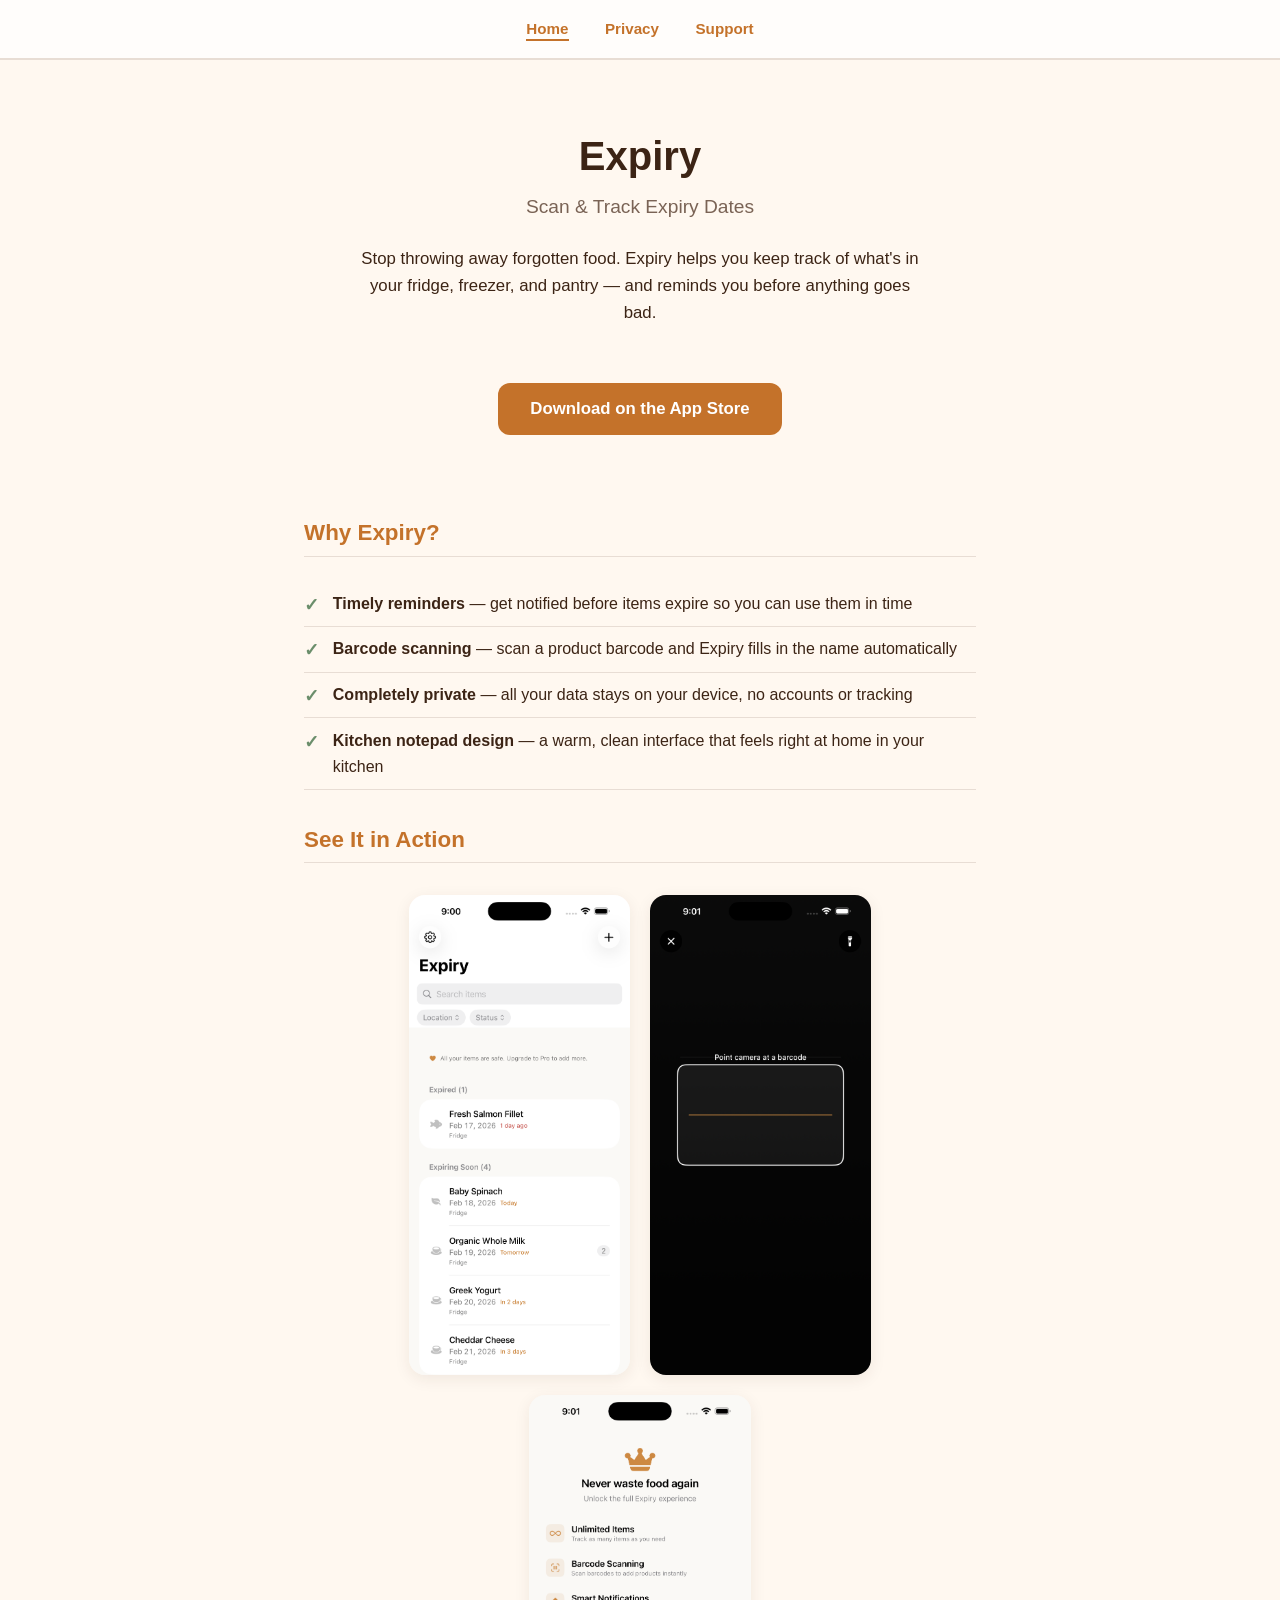
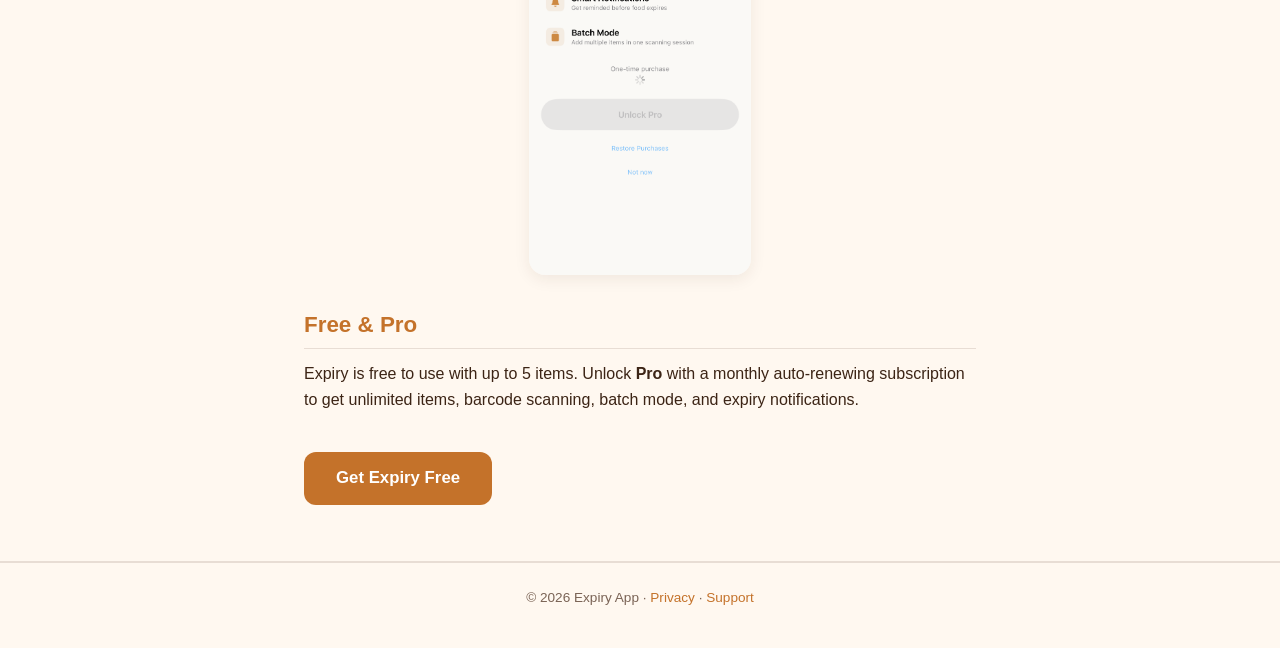
<file: index.html>
<!DOCTYPE html>
<html lang="en">
<head>
  <meta charset="UTF-8">
  <meta name="viewport" content="width=device-width, initial-scale=1.0">
  <title>Expiry - Food Tracker</title>
  <meta name="description" content="Track expiry dates, reduce food waste. Scan barcodes, get reminders before food expires. All data stays on your device.">
  <link rel="stylesheet" href="style.css">
</head>
<body>
  <nav>
    <a href="index.html" class="active">Home</a>
    <a href="privacy.html">Privacy</a>
    <a href="support.html">Support</a>
  </nav>

  <main>
    <section class="hero">
      <h1>Expiry</h1>
      <p class="tagline">Scan &amp; Track Expiry Dates</p>
      <p class="description">
        Stop throwing away forgotten food. Expiry helps you keep track of what's in your fridge, freezer, and pantry &mdash; and reminds you before anything goes bad.
      </p>
      <a href="#" class="app-store-link">Download on the App Store</a>
    </section>

    <section>
      <h2>Why Expiry?</h2>
      <ul class="features">
        <li><strong>Timely reminders</strong> &mdash; get notified before items expire so you can use them in time</li>
        <li><strong>Barcode scanning</strong> &mdash; scan a product barcode and Expiry fills in the name automatically</li>
        <li><strong>Completely private</strong> &mdash; all your data stays on your device, no accounts or tracking</li>
        <li><strong>Kitchen notepad design</strong> &mdash; a warm, clean interface that feels right at home in your kitchen</li>
      </ul>
    </section>

    <section>
      <h2>See It in Action</h2>
      <div class="screenshots">
        <img src="images/dashboard.png" alt="Expiry dashboard showing tracked food items organized by expiry date">
        <img src="images/scanning.png" alt="Barcode scanning screen for quick product entry">
        <img src="images/paywall.png" alt="Expiry Pro features including unlimited items and barcode scanning">
      </div>
    </section>

    <section>
      <h2>Free &amp; Pro</h2>
      <p>
        Expiry is free to use with up to 5 items. Unlock <strong>Pro</strong> with a monthly auto-renewing subscription to get unlimited items, barcode scanning, batch mode, and expiry notifications.
      </p>
      <a href="#" class="app-store-link">Get Expiry Free</a>
    </section>
  </main>

  <footer>
    <p>&copy; 2026 Expiry App &middot; <a href="privacy.html">Privacy</a> &middot; <a href="support.html">Support</a></p>
  </footer>
</body>
</html>
</file>
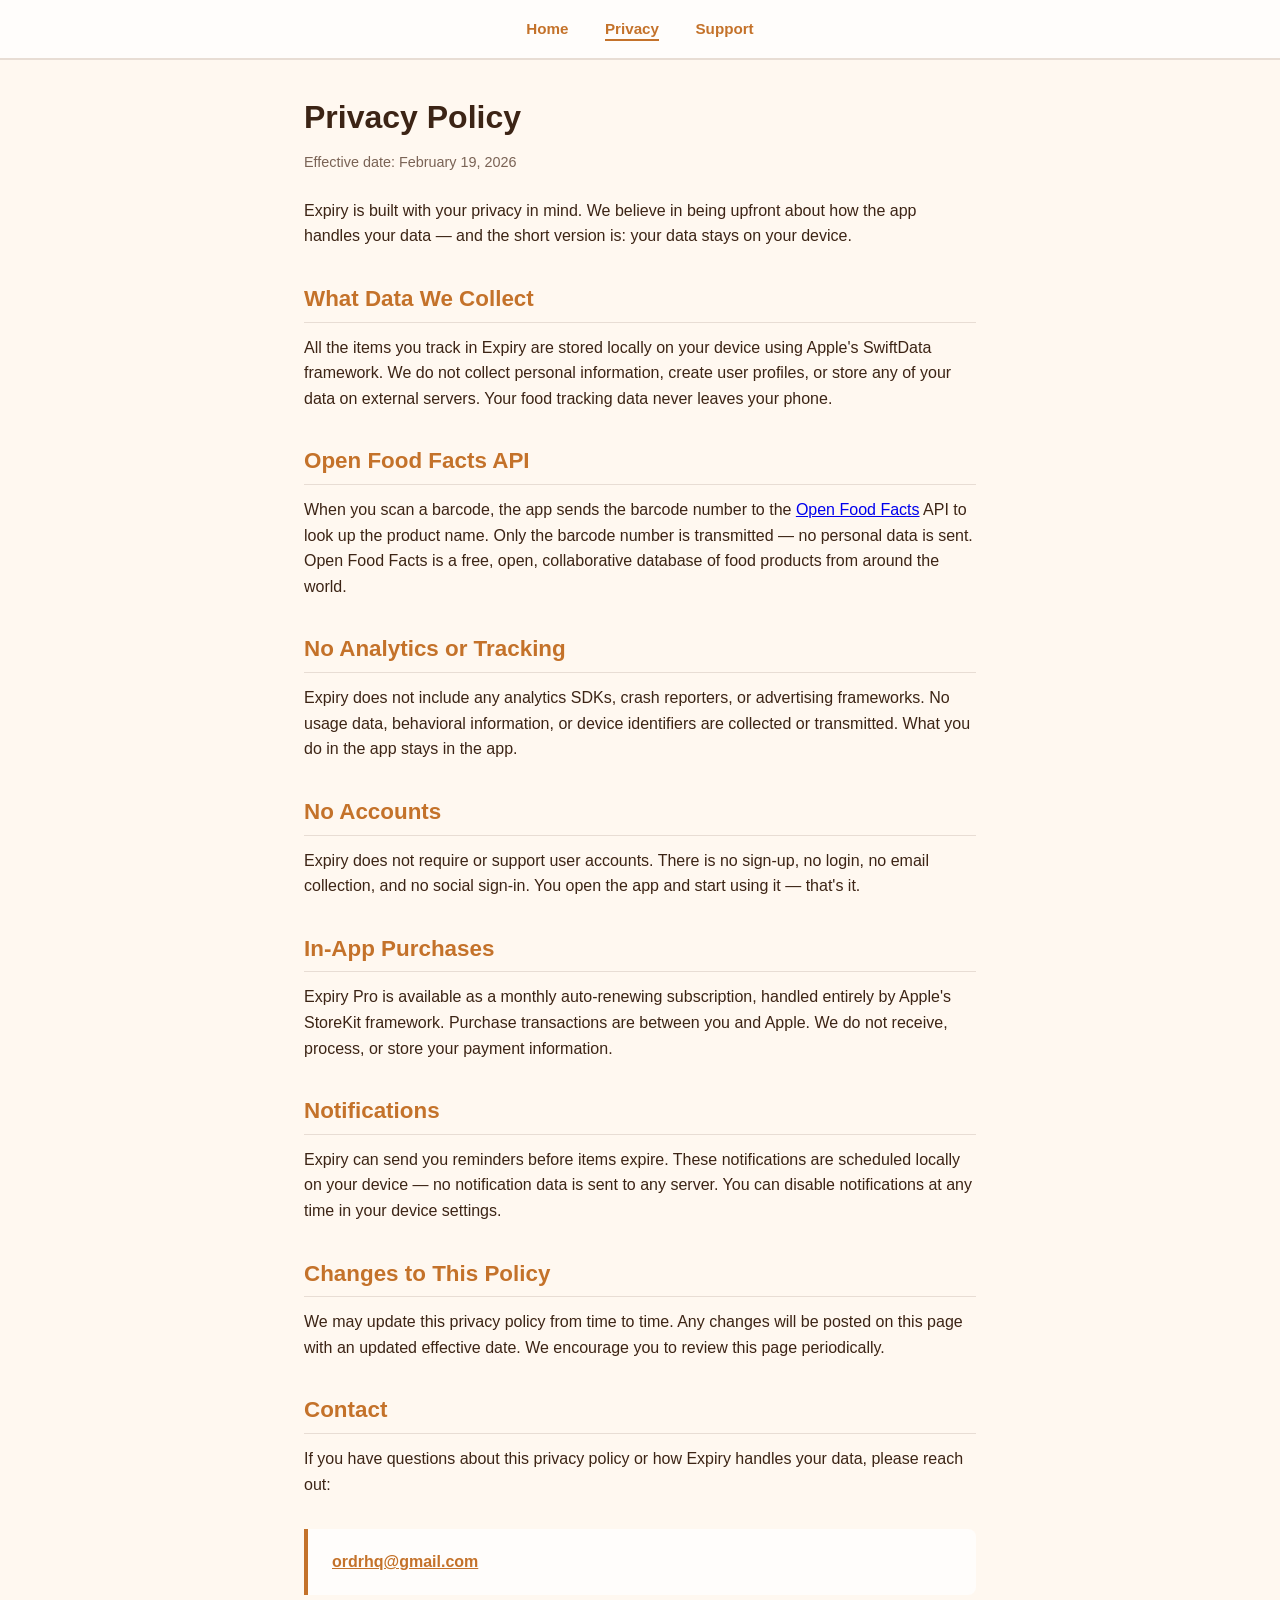
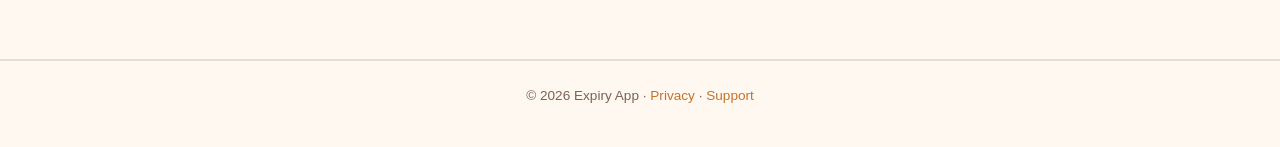
<file: privacy.html>
<!DOCTYPE html>
<html lang="en">
<head>
  <meta charset="UTF-8">
  <meta name="viewport" content="width=device-width, initial-scale=1.0">
  <title>Privacy Policy - Expiry</title>
  <meta name="description" content="Expiry privacy policy. Your data stays on your device.">
  <link rel="stylesheet" href="style.css">
</head>
<body>
  <nav>
    <a href="index.html">Home</a>
    <a href="privacy.html" class="active">Privacy</a>
    <a href="support.html">Support</a>
  </nav>

  <main>
    <h1>Privacy Policy</h1>
    <p class="effective-date">Effective date: February 19, 2026</p>

    <p>
      Expiry is built with your privacy in mind. We believe in being upfront about how the app handles your data &mdash; and the short version is: your data stays on your device.
    </p>

    <h2>What Data We Collect</h2>
    <p>
      All the items you track in Expiry are stored locally on your device using Apple's SwiftData framework. We do not collect personal information, create user profiles, or store any of your data on external servers. Your food tracking data never leaves your phone.
    </p>

    <h2>Open Food Facts API</h2>
    <p>
      When you scan a barcode, the app sends the barcode number to the <a href="https://openfoodfacts.org" target="_blank" rel="noopener">Open Food Facts</a> API to look up the product name. Only the barcode number is transmitted &mdash; no personal data is sent. Open Food Facts is a free, open, collaborative database of food products from around the world.
    </p>

    <h2>No Analytics or Tracking</h2>
    <p>
      Expiry does not include any analytics SDKs, crash reporters, or advertising frameworks. No usage data, behavioral information, or device identifiers are collected or transmitted. What you do in the app stays in the app.
    </p>

    <h2>No Accounts</h2>
    <p>
      Expiry does not require or support user accounts. There is no sign-up, no login, no email collection, and no social sign-in. You open the app and start using it &mdash; that's it.
    </p>

    <h2>In-App Purchases</h2>
    <p>
      Expiry Pro is available as a monthly auto-renewing subscription, handled entirely by Apple's StoreKit framework. Purchase transactions are between you and Apple. We do not receive, process, or store your payment information.
    </p>

    <h2>Notifications</h2>
    <p>
      Expiry can send you reminders before items expire. These notifications are scheduled locally on your device &mdash; no notification data is sent to any server. You can disable notifications at any time in your device settings.
    </p>

    <h2>Changes to This Policy</h2>
    <p>
      We may update this privacy policy from time to time. Any changes will be posted on this page with an updated effective date. We encourage you to review this page periodically.
    </p>

    <h2>Contact</h2>
    <p>
      If you have questions about this privacy policy or how Expiry handles your data, please reach out:
    </p>
    <div class="contact-callout">
      <a href="mailto:ordrhq@gmail.com">ordrhq@gmail.com</a>
    </div>
  </main>

  <footer>
    <p>&copy; 2026 Expiry App &middot; <a href="privacy.html">Privacy</a> &middot; <a href="support.html">Support</a></p>
  </footer>
</body>
</html>
</file>
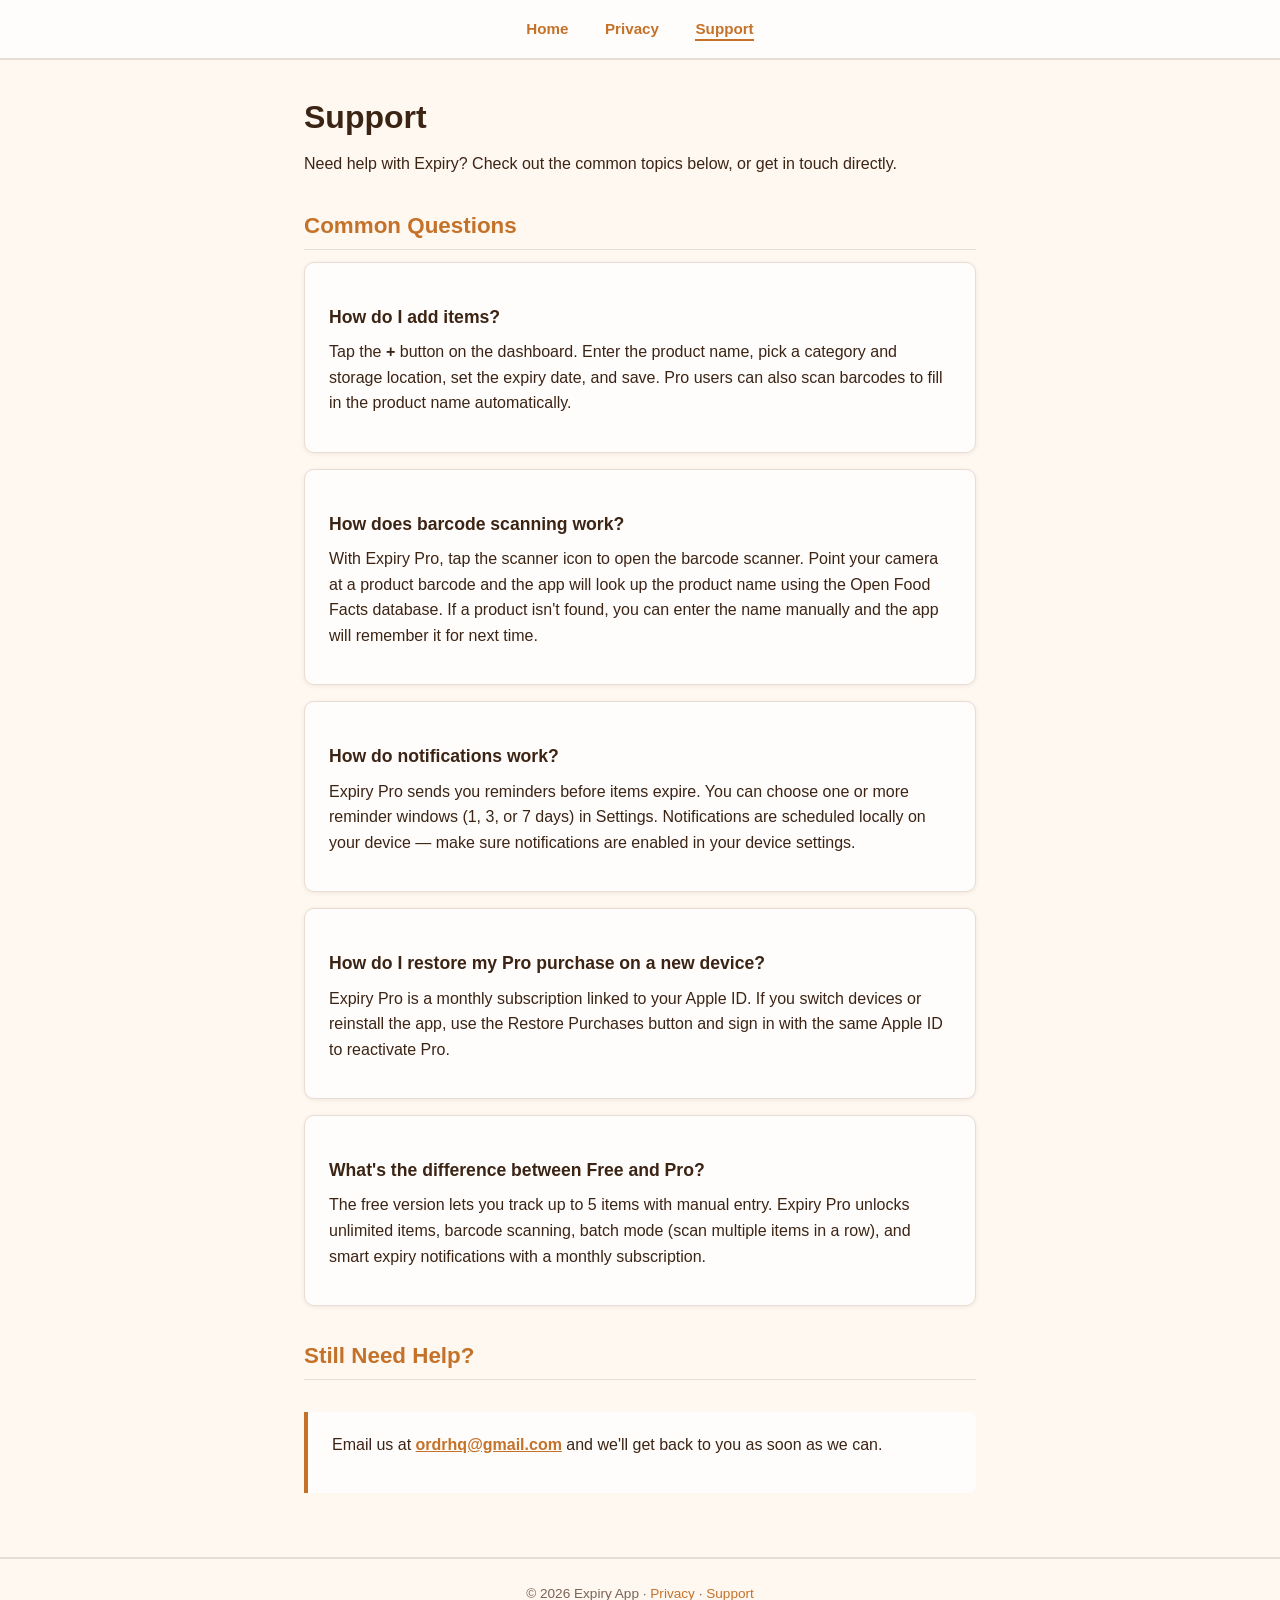
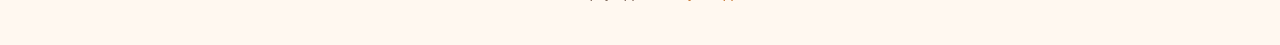
<file: support.html>
<!DOCTYPE html>
<html lang="en">
<head>
  <meta charset="UTF-8">
  <meta name="viewport" content="width=device-width, initial-scale=1.0">
  <title>Support - Expiry</title>
  <meta name="description" content="Get help with Expiry. Frequently asked questions and contact information.">
  <link rel="stylesheet" href="style.css">
</head>
<body>
  <nav>
    <a href="index.html">Home</a>
    <a href="privacy.html">Privacy</a>
    <a href="support.html" class="active">Support</a>
  </nav>

  <main>
    <h1>Support</h1>
    <p>Need help with Expiry? Check out the common topics below, or get in touch directly.</p>

    <h2>Common Questions</h2>

    <div class="card">
      <h3>How do I add items?</h3>
      <p>
        Tap the <strong>+</strong> button on the dashboard. Enter the product name, pick a category and storage location, set the expiry date, and save. Pro users can also scan barcodes to fill in the product name automatically.
      </p>
    </div>

    <div class="card">
      <h3>How does barcode scanning work?</h3>
      <p>
        With Expiry Pro, tap the scanner icon to open the barcode scanner. Point your camera at a product barcode and the app will look up the product name using the Open Food Facts database. If a product isn't found, you can enter the name manually and the app will remember it for next time.
      </p>
    </div>

    <div class="card">
      <h3>How do notifications work?</h3>
      <p>
        Expiry Pro sends you reminders before items expire. You can choose one or more reminder windows (1, 3, or 7 days) in Settings. Notifications are scheduled locally on your device &mdash; make sure notifications are enabled in your device settings.
      </p>
    </div>

    <div class="card">
      <h3>How do I restore my Pro purchase on a new device?</h3>
      <p>
        Expiry Pro is a monthly subscription linked to your Apple ID. If you switch devices or reinstall the app, use the Restore Purchases button and sign in with the same Apple ID to reactivate Pro.
      </p>
    </div>

    <div class="card">
      <h3>What's the difference between Free and Pro?</h3>
      <p>
        The free version lets you track up to 5 items with manual entry. Expiry Pro unlocks unlimited items, barcode scanning, batch mode (scan multiple items in a row), and smart expiry notifications with a monthly subscription.
      </p>
    </div>

    <h2>Still Need Help?</h2>
    <div class="contact-callout">
      <p>Email us at <a href="mailto:ordrhq@gmail.com">ordrhq@gmail.com</a> and we'll get back to you as soon as we can.</p>
    </div>
  </main>

  <footer>
    <p>&copy; 2026 Expiry App &middot; <a href="privacy.html">Privacy</a> &middot; <a href="support.html">Support</a></p>
  </footer>
</body>
</html>
</file>
<file: style.css>
/* Kitchen Notepad Theme — Expiry GitHub Pages */

:root {
  --bg-ivory: #FFF8F0;
  --bg-card: #FFFDFB;
  --text-dark: #3C2415;
  --text-muted: #7A6355;
  --accent-amber: #C4722A;
  --accent-amber-hover: #A85E1E;
  --sage-green: #6B8E6B;
  --rule-line: #E8DDD4;
  --shadow-soft: rgba(60, 36, 21, 0.08);
}

*, *::before, *::after {
  box-sizing: border-box;
  margin: 0;
  padding: 0;
}

body {
  font-family: -apple-system, BlinkMacSystemFont, "Segoe UI", Roboto, Helvetica, Arial, sans-serif;
  background-color: var(--bg-ivory);
  color: var(--text-dark);
  line-height: 1.6;
  min-height: 100vh;
  display: flex;
  flex-direction: column;
}

/* Navigation */
nav {
  background: var(--bg-card);
  border-bottom: 2px solid var(--rule-line);
  padding: 1rem 1.5rem;
  text-align: center;
}

nav a {
  color: var(--accent-amber);
  text-decoration: none;
  font-weight: 600;
  margin: 0 1rem;
  font-size: 0.95rem;
  transition: color 0.2s;
}

nav a:hover {
  color: var(--accent-amber-hover);
}

nav a.active {
  border-bottom: 2px solid var(--accent-amber);
  padding-bottom: 2px;
}

/* Main content container */
main {
  max-width: 720px;
  margin: 0 auto;
  padding: 2rem 1.5rem;
  flex: 1;
}

/* Headings */
h1 {
  font-size: 2rem;
  color: var(--text-dark);
  margin-bottom: 0.5rem;
}

h2 {
  font-size: 1.4rem;
  color: var(--accent-amber);
  margin-top: 2rem;
  margin-bottom: 0.75rem;
  border-bottom: 1px solid var(--rule-line);
  padding-bottom: 0.3rem;
}

h3 {
  font-size: 1.1rem;
  color: var(--text-dark);
  margin-top: 1.25rem;
  margin-bottom: 0.5rem;
}

p {
  margin-bottom: 1rem;
}

/* Hero section */
.hero {
  text-align: center;
  padding: 2rem 0 1.5rem;
}

.hero h1 {
  font-size: 2.5rem;
  margin-bottom: 0.25rem;
}

.hero .tagline {
  font-size: 1.2rem;
  color: var(--text-muted);
  margin-bottom: 1.5rem;
}

.hero .description {
  font-size: 1.05rem;
  max-width: 560px;
  margin: 0 auto 2rem;
}

/* Feature list */
.features {
  list-style: none;
  padding: 0;
  margin: 1.5rem 0;
}

.features li {
  padding: 0.6rem 0 0.6rem 1.8rem;
  position: relative;
  border-bottom: 1px solid var(--rule-line);
}

.features li::before {
  content: "\2713";
  position: absolute;
  left: 0;
  color: var(--sage-green);
  font-weight: 700;
  font-size: 1.1rem;
}

/* Screenshots */
.screenshots {
  display: flex;
  justify-content: center;
  gap: 1.25rem;
  margin: 2rem 0;
  flex-wrap: wrap;
}

.screenshots img {
  max-height: 480px;
  width: auto;
  border-radius: 16px;
  box-shadow: 0 4px 16px var(--shadow-soft);
}

/* App Store button */
.app-store-link {
  display: inline-block;
  background: var(--accent-amber);
  color: #fff;
  padding: 0.8rem 2rem;
  border-radius: 12px;
  text-decoration: none;
  font-weight: 600;
  font-size: 1.05rem;
  transition: background 0.2s;
  margin: 1.5rem 0;
}

.app-store-link:hover {
  background: var(--accent-amber-hover);
}

/* Card sections (support FAQ) */
.card {
  background: var(--bg-card);
  border: 1px solid var(--rule-line);
  border-radius: 10px;
  padding: 1.25rem 1.5rem;
  margin-bottom: 1rem;
  box-shadow: 0 1px 4px var(--shadow-soft);
}

/* Contact callout */
.contact-callout {
  background: var(--bg-card);
  border-left: 4px solid var(--accent-amber);
  padding: 1.25rem 1.5rem;
  border-radius: 0 8px 8px 0;
  margin: 2rem 0;
}

.contact-callout a {
  color: var(--accent-amber);
  font-weight: 600;
}

/* Footer */
footer {
  text-align: center;
  padding: 1.5rem;
  border-top: 2px solid var(--rule-line);
  color: var(--text-muted);
  font-size: 0.85rem;
  margin-top: auto;
}

footer a {
  color: var(--accent-amber);
  text-decoration: none;
}

/* Privacy policy specifics */
.effective-date {
  color: var(--text-muted);
  font-size: 0.9rem;
  margin-bottom: 1.5rem;
}

/* Responsive */
@media (max-width: 600px) {
  main {
    padding: 1.25rem 1rem;
  }

  .hero h1 {
    font-size: 2rem;
  }

  .hero .tagline {
    font-size: 1rem;
  }

  nav a {
    margin: 0 0.6rem;
    font-size: 0.9rem;
  }

  .screenshots img {
    max-height: 360px;
  }

  .screenshots {
    gap: 0.75rem;
  }
}
</file>
